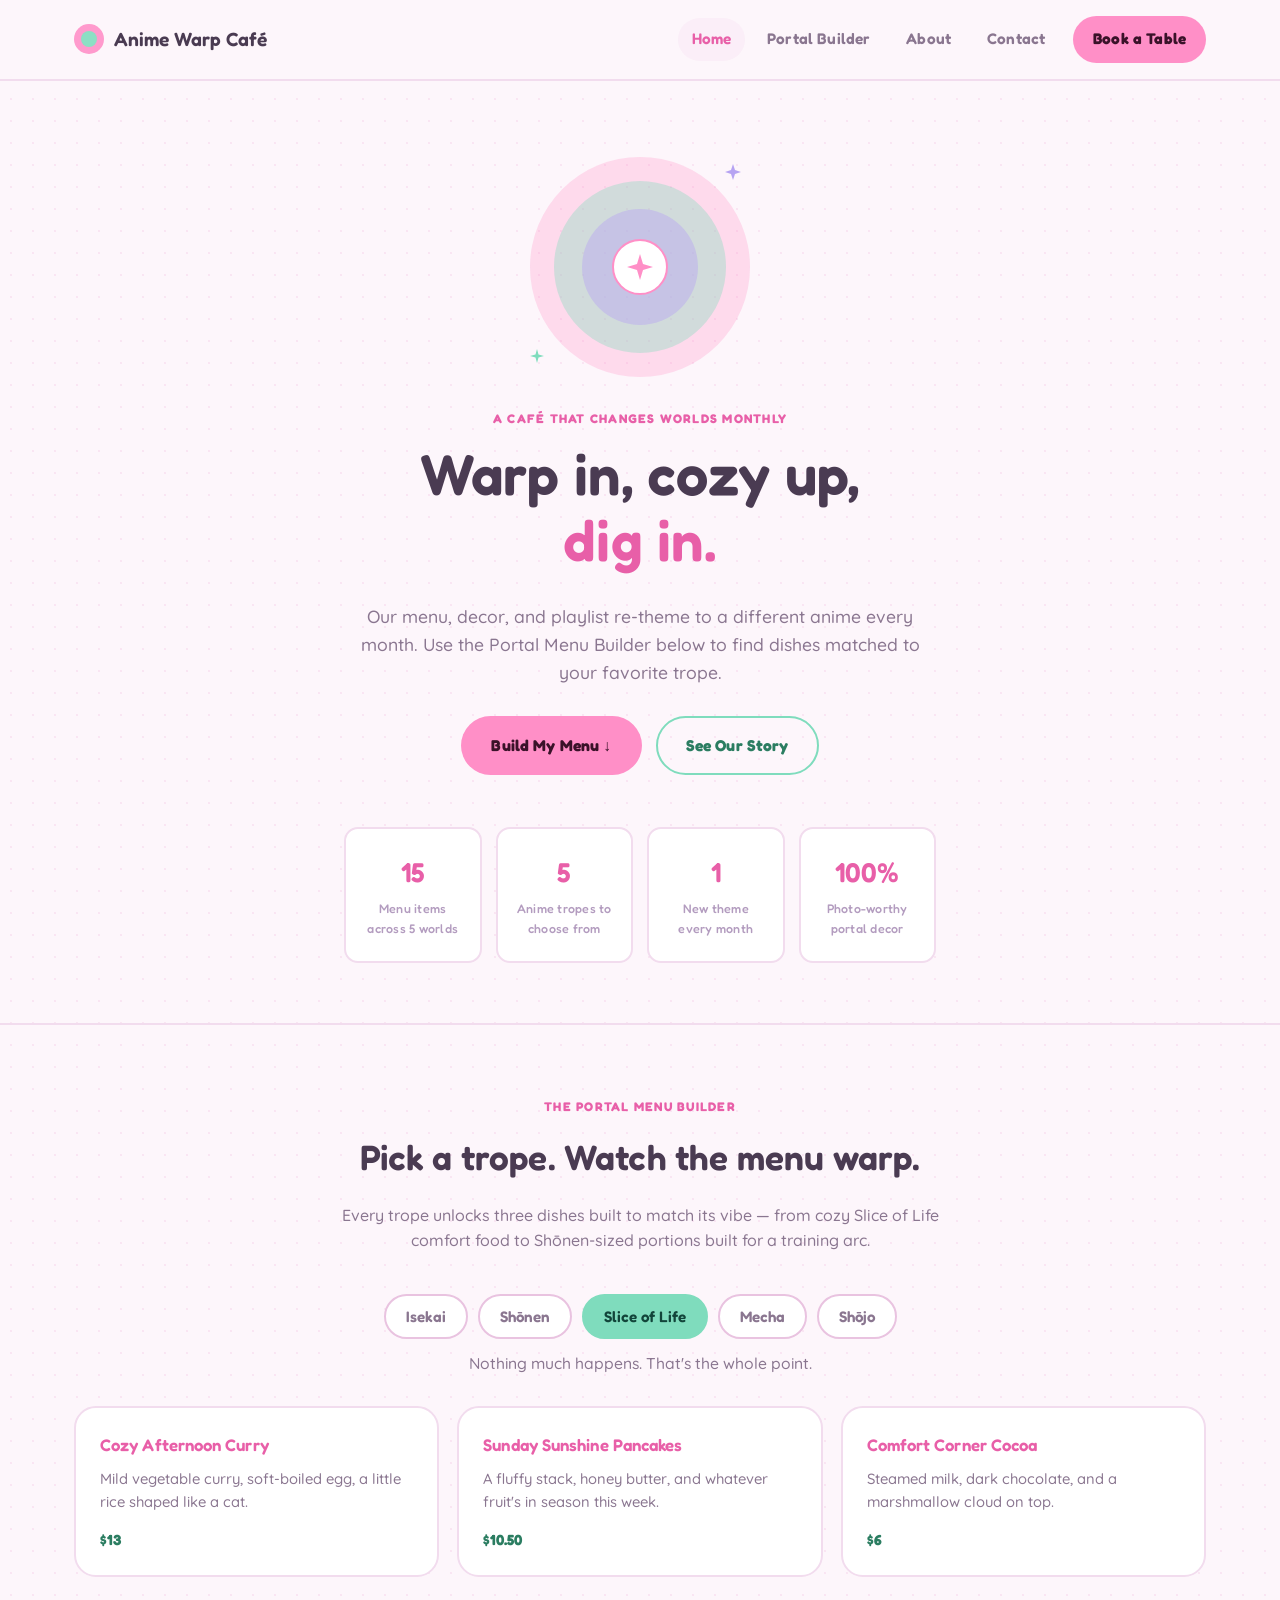
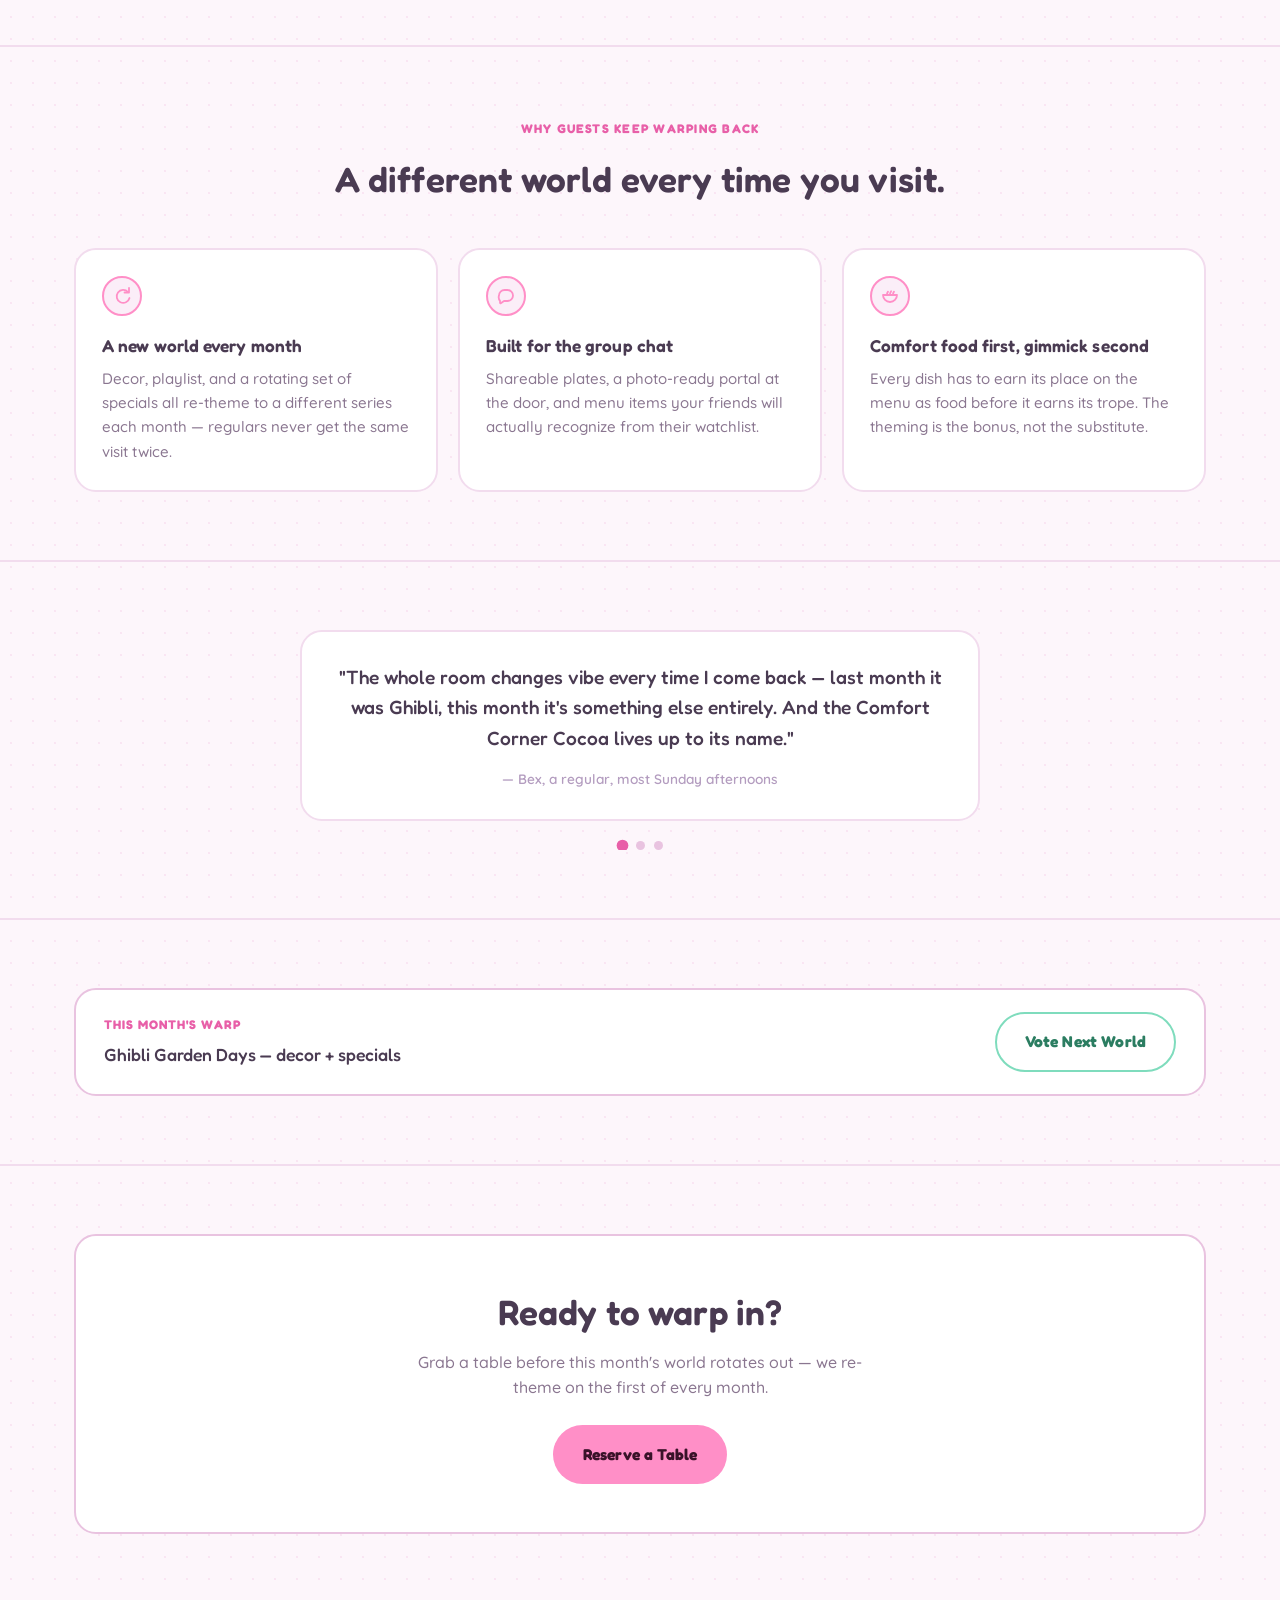
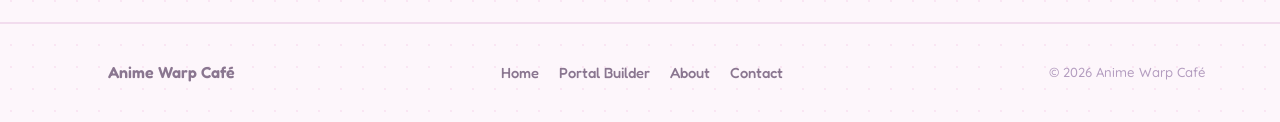
<file: index.html>
<!DOCTYPE html>
<html lang="en">
<head>
<meta charset="UTF-8" />
<meta name="viewport" content="width=device-width, initial-scale=1" />
<title>Anime Warp Café — A Café That Changes Worlds Monthly</title>
<meta name="description" content="Anime Warp Café is a portal-themed café where the menu, decor, and playlist re-theme to a different anime every month. Build your own menu with the Portal Menu Builder." />
<meta name="robots" content="noindex, nofollow" />
<link rel="preconnect" href="https://fonts.googleapis.com" />
<link rel="preconnect" href="https://fonts.gstatic.com" crossorigin />
<link href="https://fonts.googleapis.com/css2?family=Fredoka:wght@500;600;700&family=Quicksand:wght@500;600;700&display=swap" rel="stylesheet" />
<link rel="stylesheet" href="css/style.css" />
</head>
<body>

<header class="aw-header">
  <div class="aw-header-inner">
    <a href="index.html" class="aw-logo"><span class="ring"></span> Anime Warp Café</a>
    <nav class="aw-nav">
      <a href="index.html" class="current">Home</a>
      <a href="#builder">Portal Builder</a>
      <a href="about.html">About</a>
      <a href="contact.html">Contact</a>
      <a href="contact.html" class="aw-nav-cta">Book a Table</a>
    </nav>
    <button class="aw-hamburger" aria-label="Toggle menu" aria-expanded="false"><span></span><span></span><span></span></button>
  </div>
</header>
<div class="aw-nav-overlay"></div>

<section class="hero">
  <div class="hero-portal">
    <div class="ring1"></div>
    <div class="ring2"></div>
    <div class="ring3"></div>
    <div class="core">
      <svg width="30" height="30" viewBox="0 0 30 30" fill="none"><path d="M15 2 L18 12 L28 15 L18 18 L15 28 L12 18 L2 15 L12 12 Z" fill="#ff8fc7"/></svg>
    </div>
    <svg class="spark" style="top:6px;right:8px;" width="18" height="18" viewBox="0 0 18 18"><path d="M9 1 L11 7 L17 9 L11 11 L9 17 L7 11 L1 9 L7 7 Z" fill="#b6a3f2"/></svg>
    <svg class="spark" style="bottom:14px;left:0;" width="14" height="14" viewBox="0 0 14 14"><path d="M7 0 L8.5 5.5 L14 7 L8.5 8.5 L7 14 L5.5 8.5 L0 7 L5.5 5.5 Z" fill="#7fdcbd"/></svg>
  </div>
  <div class="aw-container hero-inner">
    <span class="eyebrow">A café that changes worlds monthly</span>
    <h1>Warp in, cozy up,<br><span>dig in.</span></h1>
    <p class="lead">Our menu, decor, and playlist re-theme to a different anime every month. Use the Portal Menu Builder below to find dishes matched to your favorite trope.</p>
    <div class="hero-actions">
      <a href="#builder" class="btn btn-primary">Build My Menu ↓</a>
      <a href="about.html" class="btn btn-ghost">See Our Story</a>
    </div>

    <div class="stat-strip">
      <div class="stat"><div class="num">15</div><div class="label">Menu items across 5 worlds</div></div>
      <div class="stat"><div class="num">5</div><div class="label">Anime tropes to choose from</div></div>
      <div class="stat"><div class="num">1</div><div class="label">New theme every month</div></div>
      <div class="stat"><div class="num">100%</div><div class="label">Photo-worthy portal decor</div></div>
    </div>
  </div>
</section>

<section class="section" id="builder">
  <div class="aw-container">
    <div class="section-head">
      <span class="eyebrow">The Portal Menu Builder</span>
      <h2>Pick a trope. Watch the menu warp.</h2>
      <p>Every trope unlocks three dishes built to match its vibe — from cozy Slice of Life comfort food to Shōnen-sized portions built for a training arc.</p>
    </div>

    <div id="trope-pills" class="trope-pills"></div>
    <p id="trope-tagline" class="trope-tagline"></p>
    <div id="menu-grid" class="menu-grid"></div>
  </div>
</section>

<section class="section">
  <div class="aw-container">
    <div class="section-head">
      <span class="eyebrow">Why Guests Keep Warping Back</span>
      <h2>A different world every time you visit.</h2>
    </div>
    <div class="grid-3">
      <div class="feature-card">
        <div class="icon">
          <svg viewBox="0 0 20 20" fill="none" stroke="currentColor" stroke-width="1.8" stroke-linecap="round" stroke-linejoin="round">
            <path d="M16 6a6.5 6.5 0 1 0 1.5 6"/>
            <path d="M17 2v4.5h-4.5"/>
          </svg>
        </div>
        <h3>A new world every month</h3>
        <p>Decor, playlist, and a rotating set of specials all re-theme to a different series each month — regulars never get the same visit twice.</p>
      </div>
      <div class="feature-card">
        <div class="icon">
          <svg viewBox="0 0 20 20" fill="none" stroke="currentColor" stroke-width="1.8" stroke-linecap="round" stroke-linejoin="round">
            <path d="M3 9.5a5.5 5.5 0 0 1 5.5-5.5h3A5.5 5.5 0 0 1 17 9.5a5.5 5.5 0 0 1-5.5 5.5H8l-3.2 2.2a.5.5 0 0 1-.78-.42V14.8A5.48 5.48 0 0 1 3 9.5Z"/>
          </svg>
        </div>
        <h3>Built for the group chat</h3>
        <p>Shareable plates, a photo-ready portal at the door, and menu items your friends will actually recognize from their watchlist.</p>
      </div>
      <div class="feature-card">
        <div class="icon">
          <svg viewBox="0 0 20 20" fill="none" stroke="currentColor" stroke-width="1.8" stroke-linecap="round" stroke-linejoin="round">
            <path d="M3 9h14a7 7 0 0 1-7 7 7 7 0 0 1-7-7Z"/>
            <path d="M7 9c-.3-1.6.4-2.6 1-3.4M10 9c-.3-1.8.5-2.8 1.1-3.7M13 9c-.3-1.6.4-2.6 1-3.4"/>
          </svg>
        </div>
        <h3>Comfort food first, gimmick second</h3>
        <p>Every dish has to earn its place on the menu as food before it earns its trope. The theming is the bonus, not the substitute.</p>
      </div>
    </div>
  </div>
</section>

<section class="section">
  <div class="aw-container">
    <div class="quote-carousel" id="quoteCarousel">
      <div class="quote-track" id="quoteTrack">
        <blockquote class="quote-block">
          "The whole room changes vibe every time I come back — last month it was Ghibli, this month it's something else entirely. And the Comfort Corner Cocoa lives up to its name."
          <cite>— Bex, a regular, most Sunday afternoons</cite>
        </blockquote>
        <blockquote class="quote-block">
          "I only meant to stop by for coffee and ended up building a whole Shōnen-trope tasting menu with the table next to us. Total strangers, instant friends."
          <cite>— Zinnia, came for coffee, stayed three hours</cite>
        </blockquote>
        <blockquote class="quote-block">
          "The portal decor is unreal for photos, but what actually brings me back is that the ramen doesn't taste like a gimmick — it's just genuinely good."
          <cite>— Dev, drags his whole office here on paydays</cite>
        </blockquote>
      </div>
      <div class="quote-dots" id="quoteDots"></div>
    </div>
  </div>
</section>

<section class="section">
  <div class="aw-container">
    <div class="month-banner">
      <div>
        <span class="tag">This Month's Warp</span>
        <div class="theme">Ghibli Garden Days — decor + specials</div>
      </div>
      <a href="contact.html" class="btn btn-ghost">Vote Next World</a>
    </div>
  </div>
</section>

<section class="section">
  <div class="aw-container">
    <div class="cta-banner">
      <h2>Ready to warp in?</h2>
      <p>Grab a table before this month's world rotates out — we re-theme on the first of every month.</p>
      <a href="contact.html" class="btn btn-primary">Reserve a Table</a>
    </div>
  </div>
</section>

<footer class="aw-footer">
  <div class="aw-container aw-footer-inner">
    <div class="foot-brand"><span class="ring" style="width:24px;height:24px;"></span> Anime Warp Café</div>
    <div class="foot-links">
      <a href="index.html">Home</a>
      <a href="#builder">Portal Builder</a>
      <a href="about.html">About</a>
      <a href="contact.html">Contact</a>
    </div>
    <div class="foot-copy">&copy; 2026 Anime Warp Café</div>
  </div>
</footer>

<script src="js/data.js"></script>
<script src="js/app.js"></script>
</body>
</html>
</file>
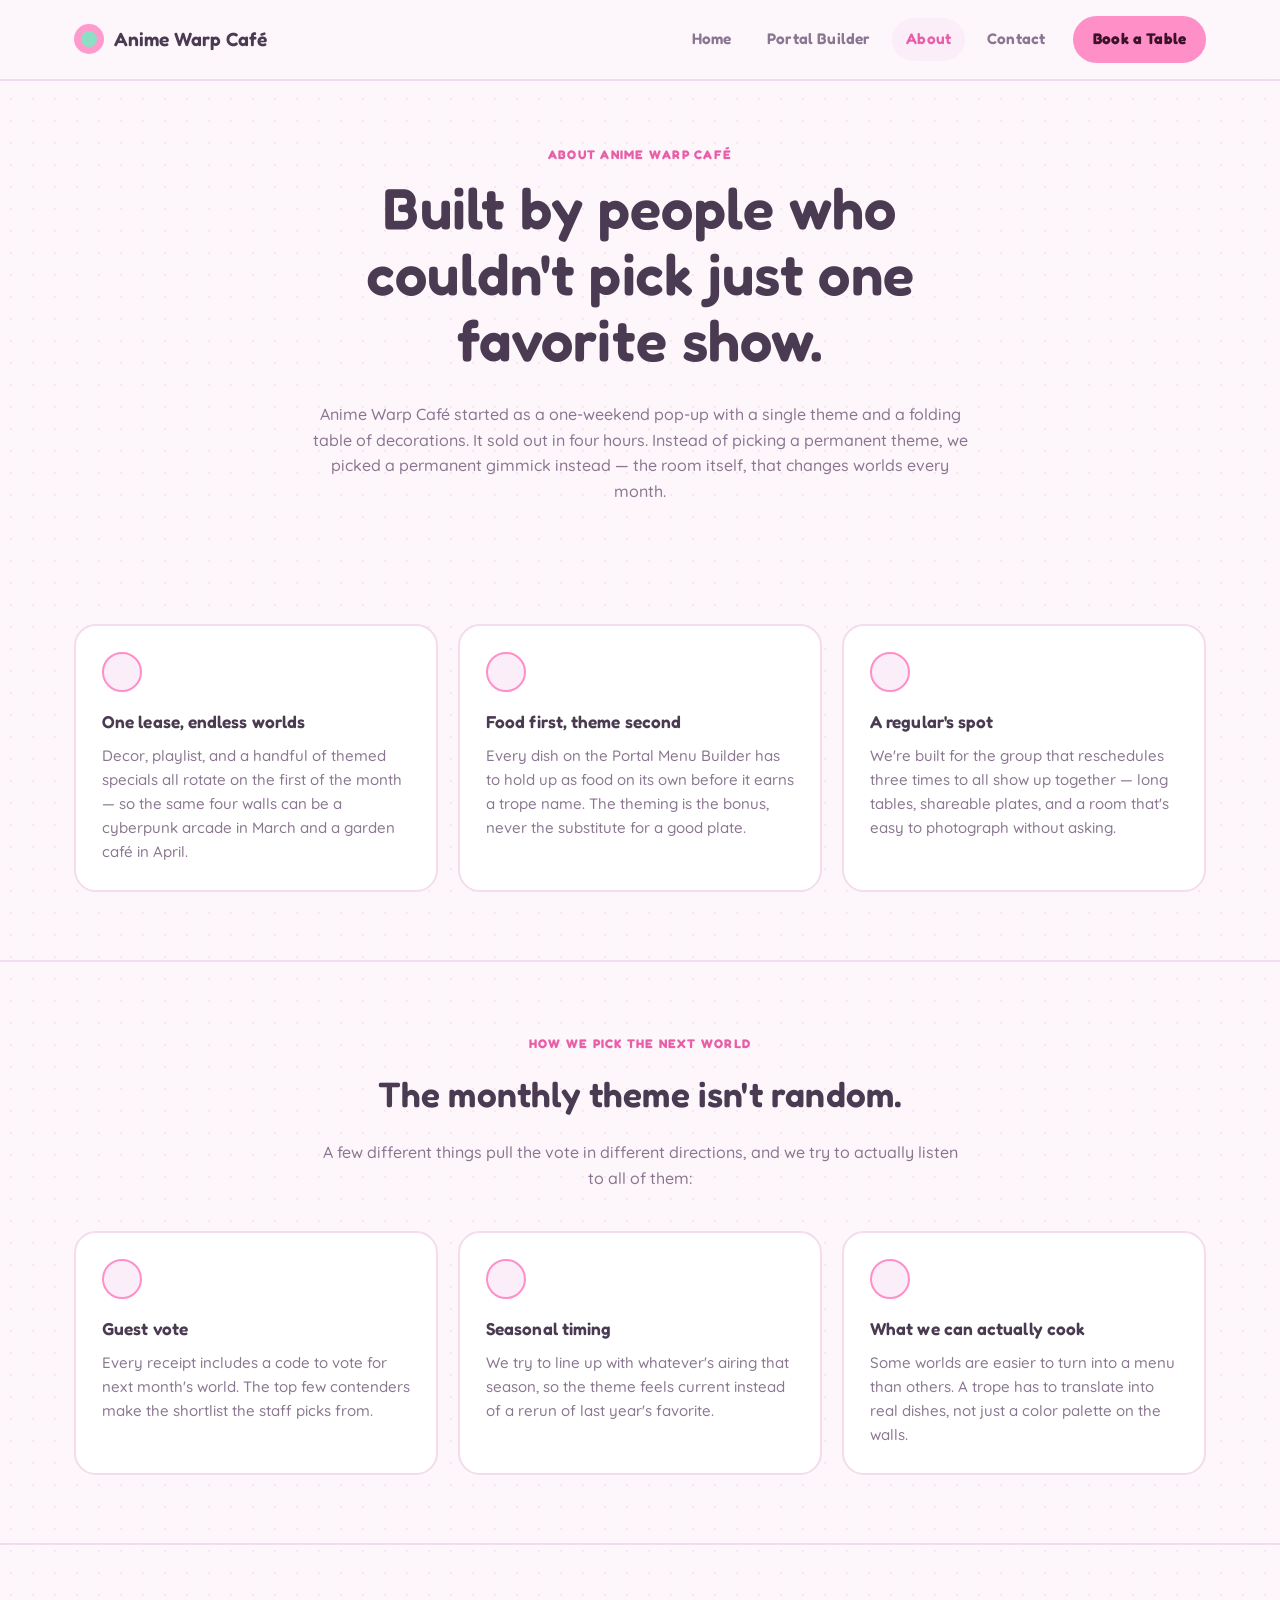
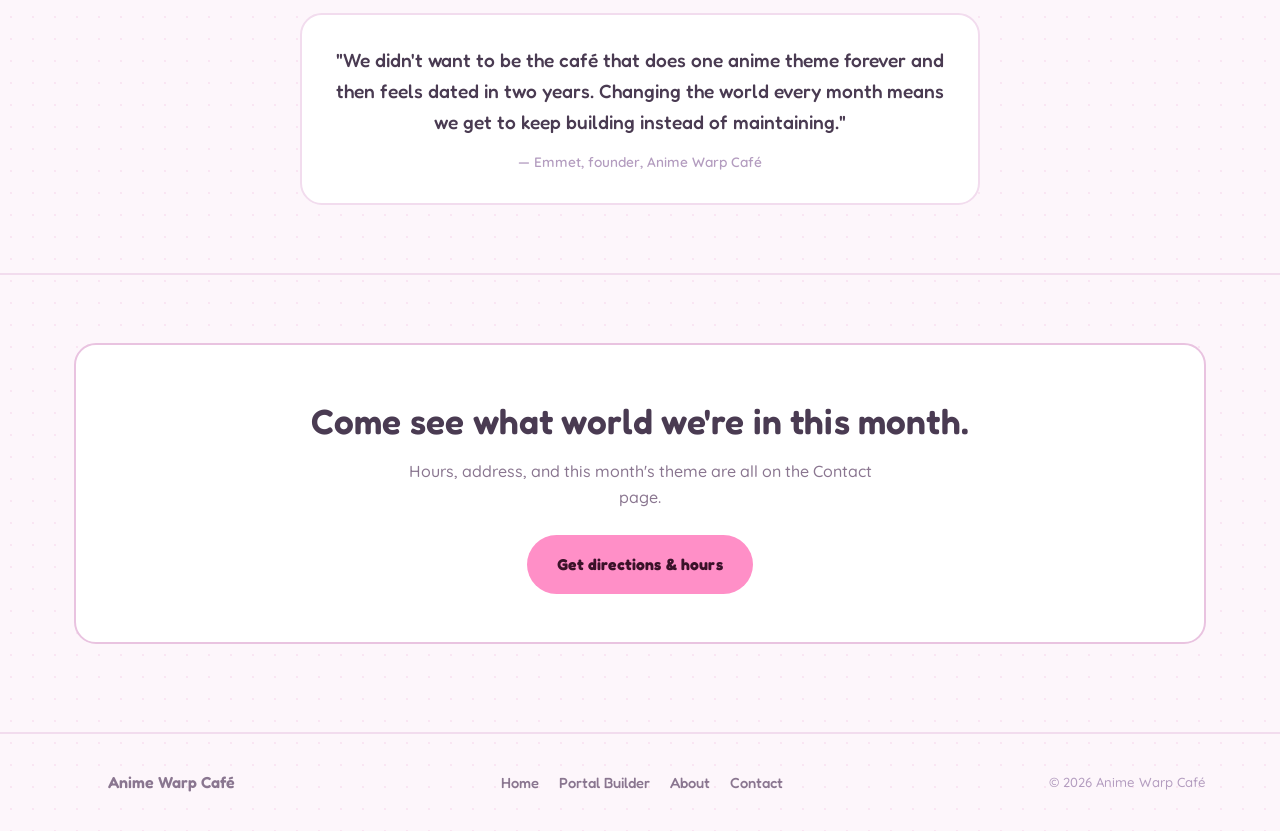
<file: about.html>
<!DOCTYPE html>
<html lang="en">
<head>
<meta charset="UTF-8" />
<meta name="viewport" content="width=device-width, initial-scale=1" />
<title>About — Anime Warp Café</title>
<meta name="description" content="How a themed pop-up turned into Anime Warp Café — a portal-gimmick café that re-themes to a different anime every month." />
<meta name="robots" content="noindex, nofollow" />
<link rel="preconnect" href="https://fonts.googleapis.com" />
<link rel="preconnect" href="https://fonts.gstatic.com" crossorigin />
<link href="https://fonts.googleapis.com/css2?family=Fredoka:wght@500;600;700&family=Quicksand:wght@500;600;700&display=swap" rel="stylesheet" />
<link rel="stylesheet" href="css/style.css" />
</head>
<body>

<header class="aw-header">
  <div class="aw-header-inner">
    <a href="index.html" class="aw-logo"><span class="ring"></span> Anime Warp Café</a>
    <nav class="aw-nav">
      <a href="index.html">Home</a>
      <a href="index.html#builder">Portal Builder</a>
      <a href="about.html" class="current">About</a>
      <a href="contact.html">Contact</a>
      <a href="contact.html" class="aw-nav-cta">Book a Table</a>
    </nav>
    <button class="aw-hamburger" aria-label="Toggle menu" aria-expanded="false"><span></span><span></span><span></span></button>
  </div>
</header>
<div class="aw-nav-overlay"></div>

<section class="page-hero">
  <div class="aw-container" style="max-width:720px;">
    <span class="eyebrow">About Anime Warp Café</span>
    <h1>Built by people who couldn't pick just one favorite show.</h1>
    <p class="lead">Anime Warp Café started as a one-weekend pop-up with a single theme and a folding table of decorations. It sold out in four hours. Instead of picking a permanent theme, we picked a permanent gimmick instead — the room itself, that changes worlds every month.</p>
  </div>
</section>

<section class="section" style="border-top:none;">
  <div class="aw-container">
    <div class="grid-3">
      <div class="feature-card">
        <div class="icon"></div>
        <h3>One lease, endless worlds</h3>
        <p>Decor, playlist, and a handful of themed specials all rotate on the first of the month — so the same four walls can be a cyberpunk arcade in March and a garden café in April.</p>
      </div>
      <div class="feature-card">
        <div class="icon"></div>
        <h3>Food first, theme second</h3>
        <p>Every dish on the Portal Menu Builder has to hold up as food on its own before it earns a trope name. The theming is the bonus, never the substitute for a good plate.</p>
      </div>
      <div class="feature-card">
        <div class="icon"></div>
        <h3>A regular's spot</h3>
        <p>We're built for the group that reschedules three times to all show up together — long tables, shareable plates, and a room that's easy to photograph without asking.</p>
      </div>
    </div>
  </div>
</section>

<section class="section">
  <div class="aw-container">
    <div class="section-head">
      <span class="eyebrow">How We Pick the Next World</span>
      <h2>The monthly theme isn't random.</h2>
      <p style="max-width:640px;">A few different things pull the vote in different directions, and we try to actually listen to all of them:</p>
    </div>
    <div class="grid-3">
      <div class="feature-card">
        <div class="icon"></div>
        <h3>Guest vote</h3>
        <p>Every receipt includes a code to vote for next month's world. The top few contenders make the shortlist the staff picks from.</p>
      </div>
      <div class="feature-card">
        <div class="icon"></div>
        <h3>Seasonal timing</h3>
        <p>We try to line up with whatever's airing that season, so the theme feels current instead of a rerun of last year's favorite.</p>
      </div>
      <div class="feature-card">
        <div class="icon"></div>
        <h3>What we can actually cook</h3>
        <p>Some worlds are easier to turn into a menu than others. A trope has to translate into real dishes, not just a color palette on the walls.</p>
      </div>
    </div>
  </div>
</section>

<section class="section">
  <div class="aw-container">
    <blockquote class="quote-block">
      "We didn't want to be the café that does one anime theme forever and then feels dated in two years. Changing the world every month means we get to keep building instead of maintaining."
      <cite>— Emmet, founder, Anime Warp Café</cite>
    </blockquote>
  </div>
</section>

<section class="section">
  <div class="aw-container">
    <div class="cta-banner">
      <h2>Come see what world we're in this month.</h2>
      <p>Hours, address, and this month's theme are all on the Contact page.</p>
      <a href="contact.html" class="btn btn-primary">Get directions &amp; hours</a>
    </div>
  </div>
</section>

<footer class="aw-footer">
  <div class="aw-container aw-footer-inner">
    <div class="foot-brand"><span class="ring" style="width:24px;height:24px;"></span> Anime Warp Café</div>
    <div class="foot-links">
      <a href="index.html">Home</a>
      <a href="index.html#builder">Portal Builder</a>
      <a href="about.html">About</a>
      <a href="contact.html">Contact</a>
    </div>
    <div class="foot-copy">&copy; 2026 Anime Warp Café</div>
  </div>
</footer>

<script src="js/app.js"></script>
</body>
</html>
</file>
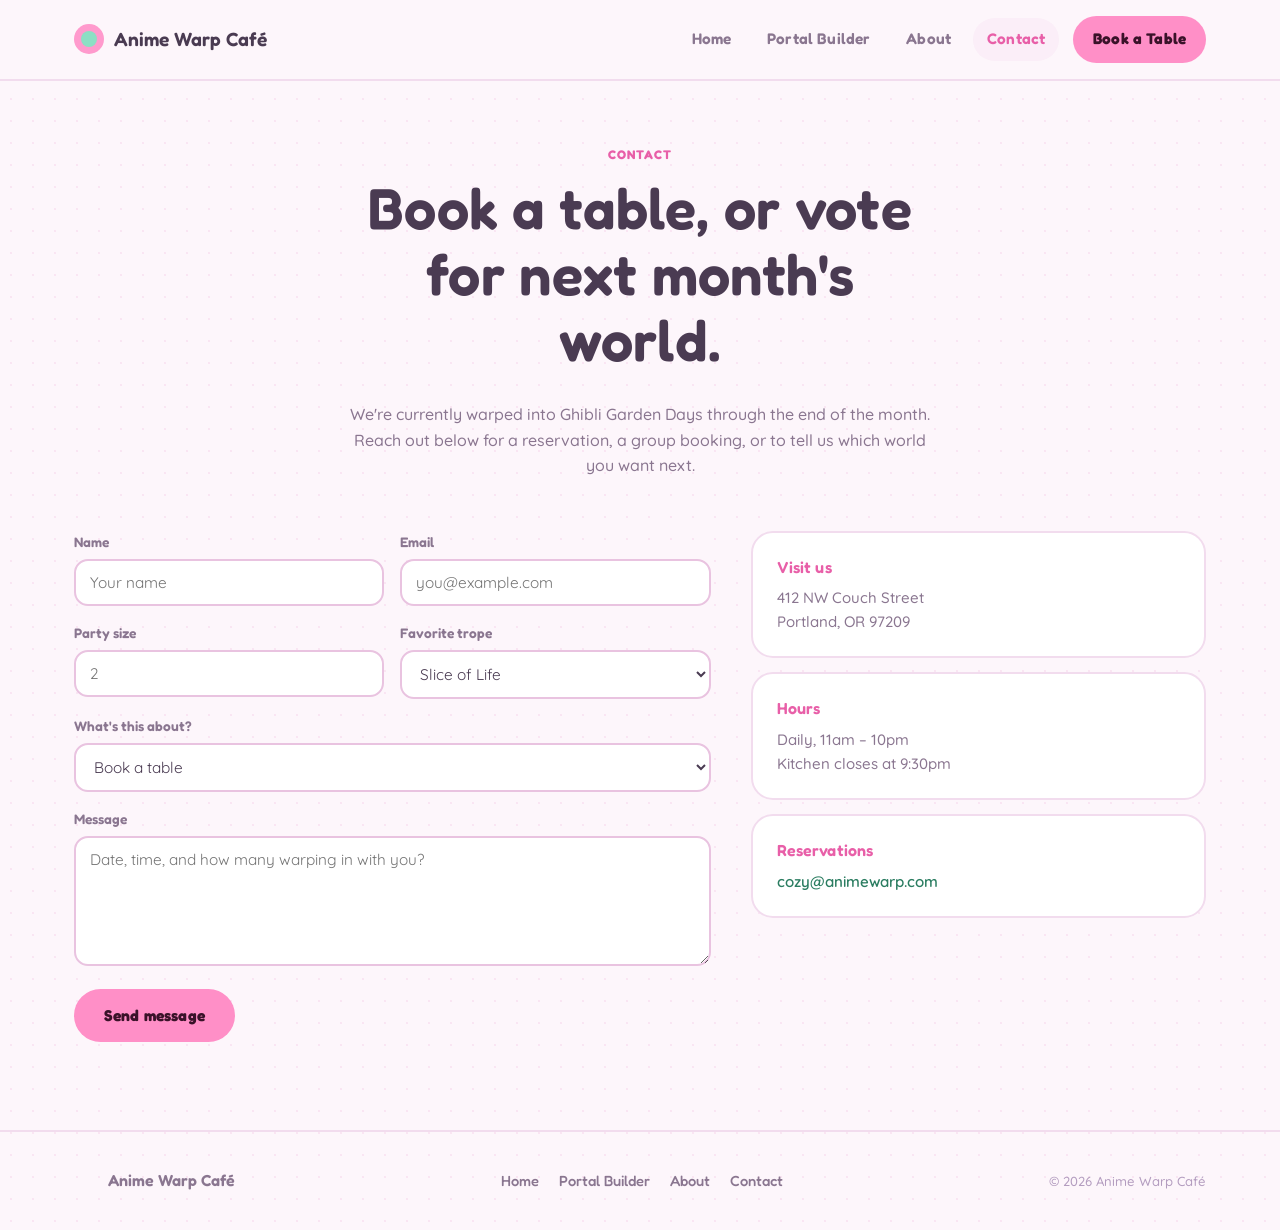
<file: contact.html>
<!DOCTYPE html>
<html lang="en">
<head>
<meta charset="UTF-8" />
<meta name="viewport" content="width=device-width, initial-scale=1" />
<title>Contact — Anime Warp Café</title>
<meta name="description" content="Book a table, ask about this month's theme, or vote for next month's world at Anime Warp Café." />
<meta name="robots" content="noindex, nofollow" />
<link rel="preconnect" href="https://fonts.googleapis.com" />
<link rel="preconnect" href="https://fonts.gstatic.com" crossorigin />
<link href="https://fonts.googleapis.com/css2?family=Fredoka:wght@500;600;700&family=Quicksand:wght@500;600;700&display=swap" rel="stylesheet" />
<link rel="stylesheet" href="css/style.css" />
</head>
<body>

<header class="aw-header">
  <div class="aw-header-inner">
    <a href="index.html" class="aw-logo"><span class="ring"></span> Anime Warp Café</a>
    <nav class="aw-nav">
      <a href="index.html">Home</a>
      <a href="index.html#builder">Portal Builder</a>
      <a href="about.html">About</a>
      <a href="contact.html" class="current">Contact</a>
      <a href="contact.html" class="aw-nav-cta">Book a Table</a>
    </nav>
    <button class="aw-hamburger" aria-label="Toggle menu" aria-expanded="false"><span></span><span></span><span></span></button>
  </div>
</header>
<div class="aw-nav-overlay"></div>

<section class="page-hero">
  <div class="aw-container" style="max-width:640px;">
    <span class="eyebrow">Contact</span>
    <h1>Book a table, or vote for next month's world.</h1>
    <p class="lead">We're currently warped into Ghibli Garden Days through the end of the month. Reach out below for a reservation, a group booking, or to tell us which world you want next.</p>
  </div>
</section>

<section class="section" style="border-top:none; padding-top:0;">
  <div class="aw-container">
    <div class="contact-grid">

      <form class="contact-form" id="contactForm" onsubmit="event.preventDefault();">
        <div class="form-grid">
          <div>
            <label for="name">Name</label>
            <input type="text" id="name" name="name" placeholder="Your name" required />
          </div>
          <div>
            <label for="email">Email</label>
            <input type="email" id="email" name="email" placeholder="you@example.com" required />
          </div>
          <div>
            <label for="party-size">Party size</label>
            <input type="number" id="party-size" name="party-size" placeholder="2" min="1" />
          </div>
          <div>
            <label for="trope">Favorite trope</label>
            <select id="trope" name="trope">
              <option>Isekai</option>
              <option>Shōnen</option>
              <option selected>Slice of Life</option>
              <option>Mecha</option>
              <option>Shōjo</option>
            </select>
          </div>
          <div class="full">
            <label for="topic">What's this about?</label>
            <select id="topic" name="topic">
              <option>Book a table</option>
              <option>Group or private event</option>
              <option>Vote for next month's world</option>
              <option>Something else</option>
            </select>
          </div>
          <div class="full">
            <label for="message">Message</label>
            <textarea id="message" name="message" placeholder="Date, time, and how many warping in with you?" required></textarea>
          </div>
          <div class="full">
            <button type="submit" class="btn btn-primary">Send message</button>
          </div>
        </div>

        <div class="form-success" id="formSuccess" role="status" aria-live="polite" tabindex="-1" hidden>
          <div class="success-icon" aria-hidden="true">
            <svg viewBox="0 0 24 24" fill="none" stroke="currentColor" stroke-width="2.2" stroke-linecap="round" stroke-linejoin="round"><path d="M5 12.5l4.5 4.5L19 7.5"/></svg>
          </div>
          <h3>Message received!</h3>
          <p>Thanks, <span id="successName">friend</span> — your note just warped through the portal.</p>
          <button type="button" class="btn btn-ghost" id="sendAnother">Send another message</button>
        </div>
      </form>

      <div>
        <div class="info-block">
          <h3>Visit us</h3>
          <p>412 NW Couch Street<br>Portland, OR 97209</p>
        </div>
        <div class="info-block">
          <h3>Hours</h3>
          <p>Daily, 11am – 10pm<br>Kitchen closes at 9:30pm</p>
        </div>
        <div class="info-block">
          <h3>Reservations</h3>
          <p><a href="mailto:cozy@animewarp.com">cozy@animewarp.com</a></p>
        </div>
      </div>

    </div>
  </div>
</section>

<footer class="aw-footer">
  <div class="aw-container aw-footer-inner">
    <div class="foot-brand"><span class="ring" style="width:24px;height:24px;"></span> Anime Warp Café</div>
    <div class="foot-links">
      <a href="index.html">Home</a>
      <a href="index.html#builder">Portal Builder</a>
      <a href="about.html">About</a>
      <a href="contact.html">Contact</a>
    </div>
    <div class="foot-copy">&copy; 2026 Anime Warp Café</div>
  </div>
</footer>

<script src="js/app.js"></script>
</body>
</html>
</file>
<file: css/style.css>
/* ============================================================
   Anime Warp Café — brand stylesheet
   Palette: cream base + pastel pink / mint / lavender "portal" accents
   Type: Fredoka (display/headings), Quicksand (body)
   ============================================================ */

:root {
  --bg: #fdf6fb;
  --bg-alt: #fbeef8;
  --surface: #ffffff;
  --surface-2: #fff8fd;
  --border: #f2dcee;
  --border-bright: #e9c3e0;
  --text: #4a3b52;
  --text-dim: #8a7690;
  --text-dimmer: #b39cbf;

  --pink: #ff8fc7;        /* primary accent */
  --pink-deep: #e85fa8;   /* text-safe pink */
  --mint: #7fdcbd;        /* secondary accent */
  --mint-deep: #2b7d61;   /* text-safe mint */
  --lavender: #b6a3f2;    /* tertiary accent */
  --lavender-deep: #6b52c9;

  --radius: 22px;
  --radius-sm: 14px;
  --maxw: 1180px;

  --font-display: "Fredoka", sans-serif;
  --font-head: "Fredoka", sans-serif;
  --font-body: "Quicksand", sans-serif;
}

* { box-sizing: border-box; }
html { scroll-behavior: smooth; overflow-x: hidden; }

body {
  margin: 0;
  background: var(--bg);
  color: var(--text);
  font-family: var(--font-body);
  font-weight: 500;
  line-height: 1.6;
  -webkit-font-smoothing: antialiased;
  overflow-x: hidden;
}

img { max-width: 100%; display: block; }
a { color: inherit; text-decoration: none; }

h1, h2, h3, h4 {
  font-family: var(--font-head);
  font-weight: 600;
  letter-spacing: 0.005em;
  margin: 0 0 0.5em;
  color: var(--text);
}

h1 { font-size: clamp(2.2rem, 4.6vw, 3.6rem); line-height: 1.15; }
h2 { font-size: clamp(1.6rem, 2.8vw, 2.2rem); }
h3 { font-size: 1.2rem; }

p { margin: 0 0 1em; color: var(--text-dim); }

.aw-container {
  max-width: var(--maxw);
  margin: 0 auto;
  padding: 0 24px;
}

.eyebrow {
  display: inline-block;
  font-family: var(--font-head);
  font-weight: 700;
  letter-spacing: 0.1em;
  text-transform: uppercase;
  font-size: 0.78rem;
  color: var(--pink-deep);
  margin-bottom: 12px;
}

/* ---------- background texture: soft dot field, not a color wash ---------- */
body {
  background-image: radial-gradient(rgba(230, 130, 190, 0.14) 1.4px, transparent 1.4px);
  background-size: 22px 22px;
}

/* ---------- header / nav ---------- */
.aw-header {
  position: sticky;
  top: 0;
  z-index: 100;
  background: rgba(253, 246, 251, 0.88);
  backdrop-filter: blur(10px);
  border-bottom: 2px solid var(--border);
}

.aw-header-inner {
  max-width: var(--maxw);
  margin: 0 auto;
  padding: 16px 24px;
  display: flex;
  align-items: center;
  justify-content: space-between;
}

.aw-logo {
  display: flex;
  align-items: center;
  gap: 10px;
  font-family: var(--font-display);
  font-size: 1.2rem;
  font-weight: 600;
  color: var(--text);
}

.aw-logo .ring {
  width: 30px;
  height: 30px;
  border-radius: 50%;
  position: relative;
  background: var(--pink);
  opacity: 0.9;
  flex-shrink: 0;
}
.aw-logo .ring::after {
  content: "";
  position: absolute;
  inset: 7px;
  border-radius: 50%;
  background: var(--mint);
}

.aw-nav {
  display: flex;
  align-items: center;
  gap: 8px;
}

.aw-nav a {
  font-family: var(--font-head);
  font-weight: 600;
  font-size: 0.96rem;
  color: var(--text-dim);
  letter-spacing: 0.01em;
  padding: 9px 14px;
  border-radius: 999px;
  transition: color 0.15s ease, background 0.15s ease;
}
.aw-nav a:hover { color: var(--text); background: var(--bg-alt); }
.aw-nav a.current { color: var(--pink-deep); background: var(--bg-alt); }

.aw-nav-cta {
  background: var(--pink) !important;
  color: #3a1229 !important;
  padding: 11px 20px !important;
  border-radius: 999px;
  font-weight: 700 !important;
  margin-left: 6px;
}
.aw-nav-cta:hover { background: var(--pink-deep) !important; color: #fff !important; }

.aw-hamburger {
  display: none;
  position: relative;
  z-index: 101;
  width: 40px;
  height: 40px;
  background: transparent;
  border: 2px solid var(--border-bright);
  border-radius: 12px;
  cursor: pointer;
  flex-direction: column;
  align-items: center;
  justify-content: center;
  gap: 5px;
}
.aw-hamburger span {
  width: 18px;
  height: 2px;
  background: var(--text);
  border-radius: 2px;
  transition: transform 0.2s ease, opacity 0.2s ease;
}
.aw-hamburger.open span:nth-child(1) { transform: translateY(7px) rotate(45deg); }
.aw-hamburger.open span:nth-child(2) { opacity: 0; }
.aw-hamburger.open span:nth-child(3) { transform: translateY(-7px) rotate(-45deg); }

.aw-nav-overlay {
  display: none;
  position: fixed;
  inset: 0;
  background: rgba(74, 59, 82, 0.35);
  z-index: 99;
}
.aw-nav-overlay.open { display: block; }

@media (max-width: 820px) {
  .aw-hamburger { display: flex; }
  .aw-nav {
    position: fixed;
    top: 0; right: 0;
    height: 100vh;
    width: min(320px, 82vw);
    background: var(--surface);
    border-left: 2px solid var(--border);
    flex-direction: column;
    align-items: stretch;
    justify-content: flex-start;
    padding: 90px 20px 28px;
    gap: 8px;
    transform: translateX(100%);
    transition: transform 0.25s ease;
    z-index: 100;
  }
  .aw-nav.open { transform: translateX(0); }
  .aw-nav a { font-size: 1.05rem; padding: 14px 16px; }
  .aw-nav-cta { width: 100%; text-align: center; margin-left: 0; margin-top: 8px; }
}

/* ---------- buttons ---------- */
.btn {
  display: inline-flex;
  align-items: center;
  gap: 8px;
  font-family: var(--font-head);
  font-weight: 700;
  font-size: 0.98rem;
  letter-spacing: 0.01em;
  padding: 15px 28px;
  border-radius: 999px;
  border: 2px solid transparent;
  cursor: pointer;
  transition: transform 0.15s ease, background 0.15s ease;
}
.btn:hover { transform: translateY(-2px); }
.btn-primary {
  background: var(--pink);
  color: #3a1229;
}
.btn-primary:hover { background: var(--pink-deep); color: #fff; }
.btn-ghost {
  background: transparent;
  color: var(--mint-deep);
  border-color: var(--mint);
}
.btn-ghost:hover { background: var(--mint); color: #12453a; }

/* ---------- hero ---------- */
.hero {
  padding: 76px 0 60px;
  position: relative;
  overflow: hidden;
  text-align: center;
}

.hero-portal {
  position: relative;
  width: 220px;
  height: 220px;
  margin: 0 auto 28px;
}
.hero-portal .ring1, .hero-portal .ring2, .hero-portal .ring3 {
  position: absolute;
  border-radius: 50%;
}
.hero-portal .ring1 { inset: 0; background: var(--pink); opacity: 0.28; }
.hero-portal .ring2 { inset: 24px; background: var(--mint); opacity: 0.36; }
.hero-portal .ring3 { inset: 52px; background: var(--lavender); opacity: 0.42; }
.hero-portal .core {
  position: absolute;
  inset: 82px;
  border-radius: 50%;
  background: var(--surface);
  border: 2px solid var(--pink);
  display: flex;
  align-items: center;
  justify-content: center;
}
.hero-portal .spark {
  position: absolute;
}

.hero-inner {
  position: relative;
  z-index: 1;
  max-width: 640px;
  margin: 0 auto;
}

.hero h1 span { color: var(--pink-deep); }

.hero p.lead {
  font-size: 1.1rem;
  color: var(--text-dim);
  max-width: 560px;
  margin: 0 auto 30px;
}

.hero-actions {
  display: flex;
  gap: 14px;
  flex-wrap: wrap;
  justify-content: center;
}

/* ---------- stat strip ---------- */
.stat-strip {
  display: grid;
  grid-template-columns: repeat(4, 1fr);
  gap: 14px;
  margin-top: 52px;
}
.stat {
  background: var(--surface);
  border: 2px solid var(--border);
  border-radius: var(--radius-sm);
  padding: 22px 16px;
  text-align: center;
}
.stat .num {
  font-family: var(--font-display);
  font-size: 1.7rem;
  font-weight: 600;
  color: var(--pink-deep);
}
.stat .label {
  font-family: var(--font-head);
  font-size: 0.78rem;
  color: var(--text-dimmer);
  letter-spacing: 0.02em;
  margin-top: 4px;
}
@media (max-width: 700px) {
  .stat-strip { grid-template-columns: repeat(2, 1fr); }
}

/* ---------- section shell ---------- */
.section {
  padding: 68px 0;
  border-top: 2px solid var(--border);
}
.section-head {
  max-width: 640px;
  margin: 0 auto 40px;
  text-align: center;
}

/* ---------- portal menu builder ---------- */
.trope-pills {
  display: flex;
  gap: 10px;
  justify-content: center;
  flex-wrap: wrap;
  margin-bottom: 12px;
}
.pill {
  padding: 11px 20px;
  border-radius: 999px;
  border: 2px solid var(--border-bright);
  color: var(--text-dim);
  font-family: var(--font-head);
  font-weight: 600;
  font-size: 0.95rem;
  background: var(--surface);
  cursor: pointer;
  transition: background 0.15s ease, color 0.15s ease, border-color 0.15s ease;
}
.pill:hover { border-color: var(--pink); color: var(--pink-deep); }
.pill.active {
  background: var(--mint);
  border-color: var(--mint);
  color: #12453a;
}

.trope-tagline {
  text-align: center;
  color: var(--text-dim);
  font-size: 0.98rem;
  margin: 0 0 30px;
}

.menu-grid {
  display: grid;
  grid-template-columns: repeat(3, 1fr);
  gap: 18px;
}
@media (max-width: 800px) { .menu-grid { grid-template-columns: 1fr; } }

.menu-card {
  background: var(--surface);
  border: 2px solid var(--border);
  border-radius: var(--radius);
  padding: 24px;
}
.menu-card h4 {
  font-family: var(--font-head);
  font-size: 1.05rem;
  margin: 0 0 8px;
  color: var(--pink-deep);
}
.menu-card p { font-size: 0.92rem; margin: 0 0 14px; }
.menu-card .price {
  font-family: var(--font-head);
  font-weight: 700;
  font-size: 0.92rem;
  color: var(--mint-deep);
}

/* ---------- feature grid (about / home) ---------- */
.grid-3 {
  display: grid;
  grid-template-columns: repeat(3, 1fr);
  gap: 20px;
}
@media (max-width: 800px) { .grid-3 { grid-template-columns: 1fr; } }

.feature-card {
  background: var(--surface);
  border: 2px solid var(--border);
  border-radius: var(--radius);
  padding: 26px;
}
.feature-card .icon {
  width: 40px;
  height: 40px;
  border-radius: 50%;
  background: var(--bg-alt);
  border: 2px solid var(--pink);
  color: var(--pink);
  font-family: var(--font-head);
  font-weight: 700;
  font-size: 0.85rem;
  display: flex;
  align-items: center;
  justify-content: center;
  margin-bottom: 16px;
}
.feature-card .icon svg { width: 20px; height: 20px; }
.feature-card h3 { margin-bottom: 8px; font-size: 1.08rem; }
.feature-card p { font-size: 0.94rem; margin: 0; }

/* ---------- quote ---------- */
.quote-block {
  background: var(--surface);
  border: 2px solid var(--border);
  border-radius: var(--radius);
  padding: 30px 34px;
  font-family: var(--font-head);
  font-weight: 500;
  font-size: 1.2rem;
  color: var(--text);
  max-width: 680px;
  margin: 0 auto;
  text-align: center;
}
.quote-block cite {
  display: block;
  margin-top: 14px;
  font-family: var(--font-body);
  font-style: normal;
  font-weight: 600;
  font-size: 0.85rem;
  color: var(--text-dimmer);
}

/* ---------- quote carousel ---------- */
.quote-carousel {
  max-width: 680px;
  margin: 0 auto;
  overflow: hidden;
}
.quote-track {
  display: flex;
  transition: transform 0.5s cubic-bezier(0.4, 0, 0.2, 1);
}
.quote-track .quote-block {
  flex: 0 0 100%;
  max-width: none;
  margin: 0;
  box-sizing: border-box;
}
.quote-dots {
  display: flex;
  justify-content: center;
  gap: 9px;
  margin-top: 20px;
}
.quote-dot {
  width: 9px;
  height: 9px;
  border-radius: 50%;
  border: none;
  padding: 0;
  background: var(--border-bright);
  cursor: pointer;
  transition: background 0.2s ease, transform 0.2s ease;
}
.quote-dot:hover { background: var(--pink); }
.quote-dot.active {
  background: var(--pink-deep);
  transform: scale(1.3);
}

/* ---------- CTA banner ---------- */
.cta-banner {
  background: var(--surface);
  border: 2px solid var(--border-bright);
  border-radius: var(--radius);
  padding: 48px 40px;
  text-align: center;
}
.cta-banner h2 { margin-bottom: 10px; }
.cta-banner p { max-width: 480px; margin: 0 auto 24px; }

/* ---------- month banner ---------- */
.month-banner {
  border: 2px solid var(--border-bright);
  border-radius: var(--radius);
  padding: 22px 28px;
  display: flex;
  align-items: center;
  justify-content: space-between;
  gap: 20px;
  flex-wrap: wrap;
  background: var(--surface);
}
.month-banner .tag {
  font-family: var(--font-head);
  font-size: 0.78rem;
  font-weight: 700;
  letter-spacing: 0.08em;
  text-transform: uppercase;
  color: var(--pink-deep);
  margin-bottom: 6px;
  display: block;
}
.month-banner .theme {
  font-family: var(--font-head);
  font-size: 1.1rem;
  color: var(--text);
}

/* ---------- forms ---------- */
.form-grid {
  display: grid;
  grid-template-columns: 1fr 1fr;
  gap: 16px;
}
.form-grid .full { grid-column: 1 / -1; }
@media (max-width: 640px) { .form-grid { grid-template-columns: 1fr; } }

/* "Message received" panel that replaces the form fields after sending */
.form-grid[hidden], .form-success[hidden] { display: none; }
.form-success {
  background: var(--surface);
  border: 2px solid var(--border-bright);
  border-radius: var(--radius);
  padding: 40px 32px;
  text-align: center;
}
.form-success:focus { outline: none; }
.form-success .success-icon {
  width: 56px;
  height: 56px;
  border-radius: 50%;
  background: var(--bg-alt);
  border: 2px solid var(--pink);
  color: var(--pink);
  display: flex;
  align-items: center;
  justify-content: center;
  margin: 0 auto 18px;
}
.form-success .success-icon svg { width: 26px; height: 26px; }
.form-success h3 { color: var(--pink-deep); font-size: 1.5rem; margin-bottom: 8px; }
.form-success p { margin: 0 auto 24px; max-width: 360px; }

label {
  display: block;
  font-family: var(--font-head);
  font-weight: 600;
  font-size: 0.86rem;
  color: var(--text-dim);
  margin-bottom: 6px;
}
input, select, textarea {
  width: 100%;
  background: var(--surface);
  border: 2px solid var(--border-bright);
  border-radius: var(--radius-sm);
  padding: 12px 14px;
  color: var(--text);
  font-family: var(--font-body);
  font-size: 0.96rem;
}
input:focus, select:focus, textarea:focus {
  outline: none;
  border-color: var(--pink);
  box-shadow: 0 0 0 3px rgba(255, 143, 199, 0.25);
}
textarea { resize: vertical; min-height: 130px; }

/* ---------- footer ---------- */
.aw-footer {
  border-top: 2px solid var(--border);
  padding: 36px 0;
  margin-top: 20px;
}
.aw-footer-inner {
  display: flex;
  justify-content: space-between;
  align-items: center;
  flex-wrap: wrap;
  gap: 16px;
}
.foot-brand {
  display: flex;
  align-items: center;
  gap: 10px;
  font-family: var(--font-display);
  font-weight: 600;
  color: var(--text-dim);
}
.foot-links { display: flex; gap: 20px; }
.foot-links a {
  font-family: var(--font-head);
  font-size: 0.92rem;
  color: var(--text-dim);
}
.foot-links a:hover { color: var(--pink-deep); }
.foot-copy { font-size: 0.82rem; color: var(--text-dimmer); }

@media (max-width: 820px) {
  /* Stack the footer brand/links/copyright instead of spreading them
     across one row, so "Anime Warp Café" sits directly above the
     copyright line, both flush against the same left edge. */
  .aw-footer-inner {
    flex-direction: column;
    align-items: flex-start;
  }
  /* Drop the little ring icon in the footer brand mark on mobile so the
     "Anime Warp Café" label starts at the same left edge as the copyright
     line below it, instead of being indented past it by the icon + gap. */
  .foot-brand .ring { display: none; }
}

/* ---------- generic page hero (about/contact) ---------- */
.page-hero {
  padding: 60px 0 36px;
  text-align: center;
}
.page-hero .eyebrow { margin-bottom: 10px; }

/* ---------- info blocks (contact) ---------- */
.info-block {
  background: var(--surface);
  border: 2px solid var(--border);
  border-radius: var(--radius);
  padding: 22px 24px;
  margin-bottom: 14px;
}
.info-block h3 { font-size: 1rem; margin-bottom: 6px; color: var(--pink-deep); }
.info-block p { margin: 0; font-size: 0.94rem; }
.info-block a { color: var(--mint-deep); font-weight: 600; }

/* ---------- contact page layout ---------- */
.contact-grid {
  display: grid;
  grid-template-columns: 1.4fr 1fr;
  gap: 40px;
  align-items: start;
}
@media (max-width: 800px) {
  .contact-grid { grid-template-columns: 1fr; }
}

/* ---------- utility ---------- */
.mt-0 { margin-top: 0; }
</file>
